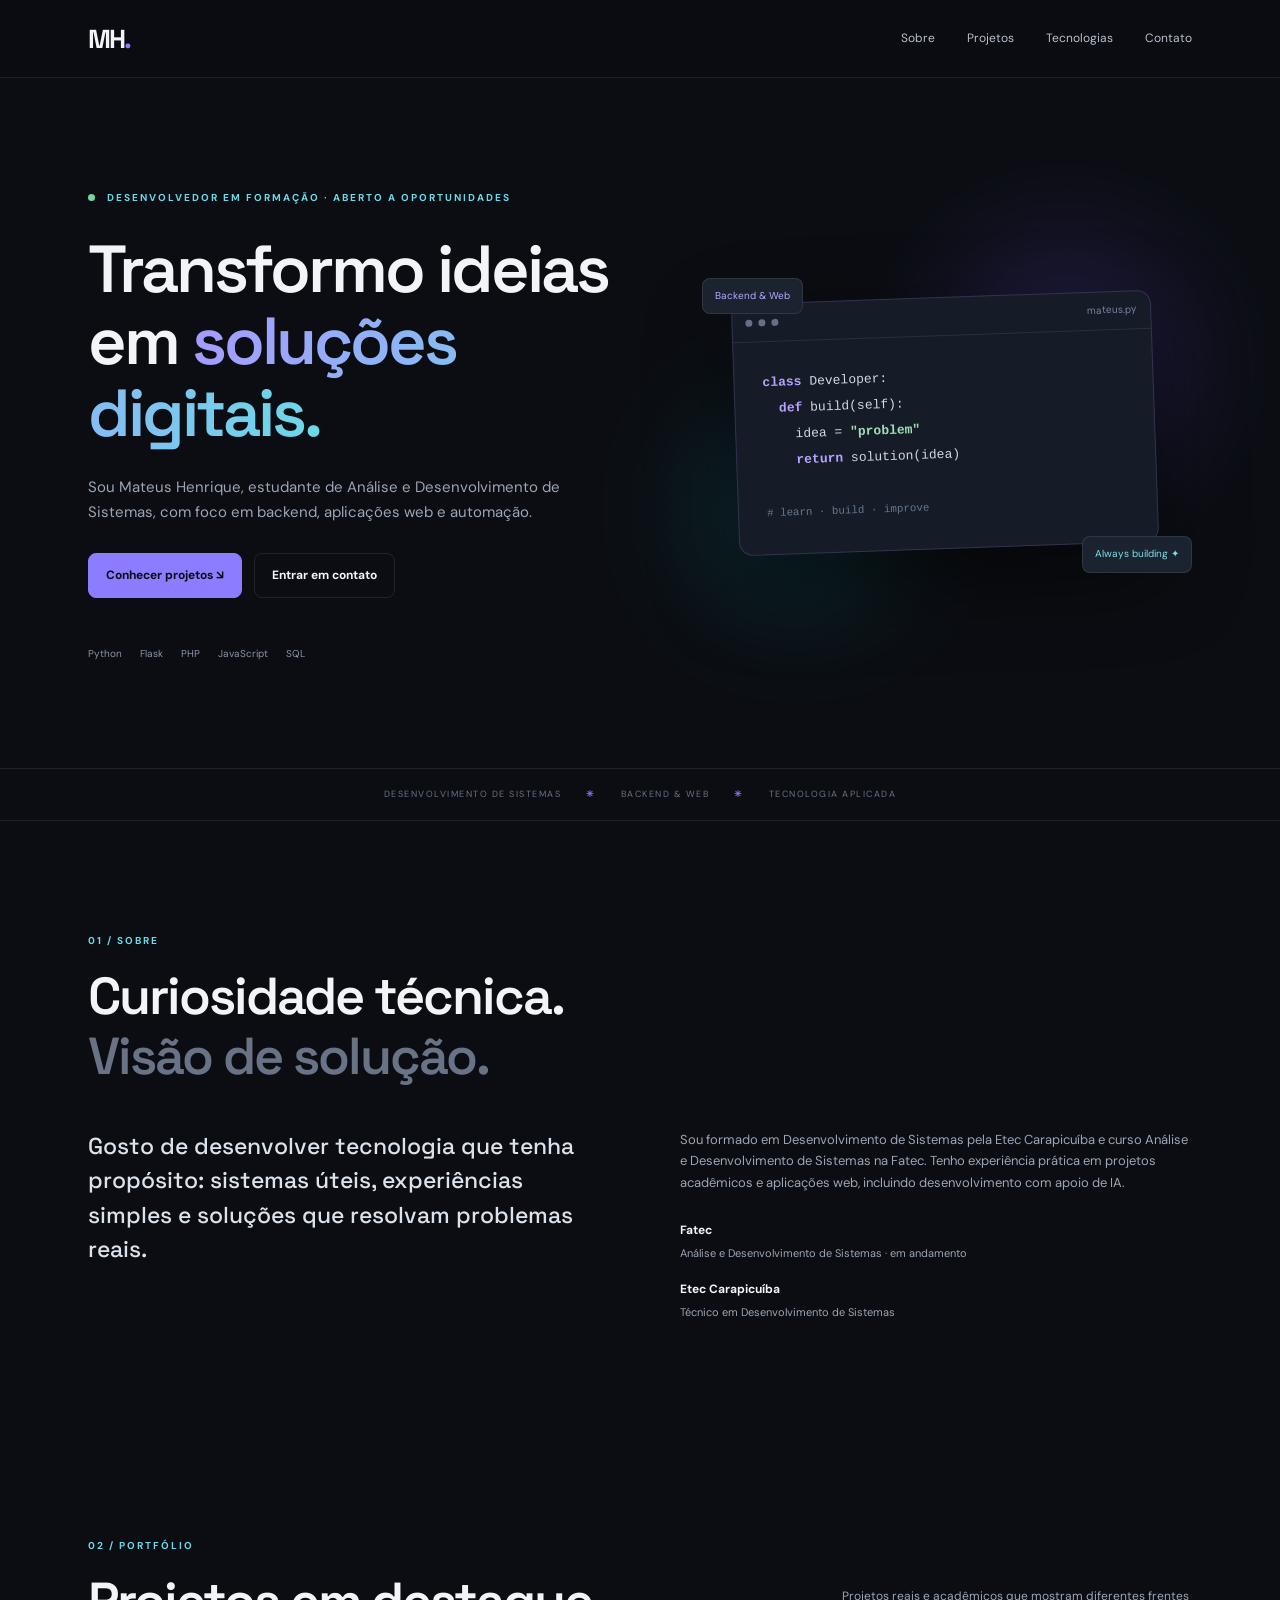
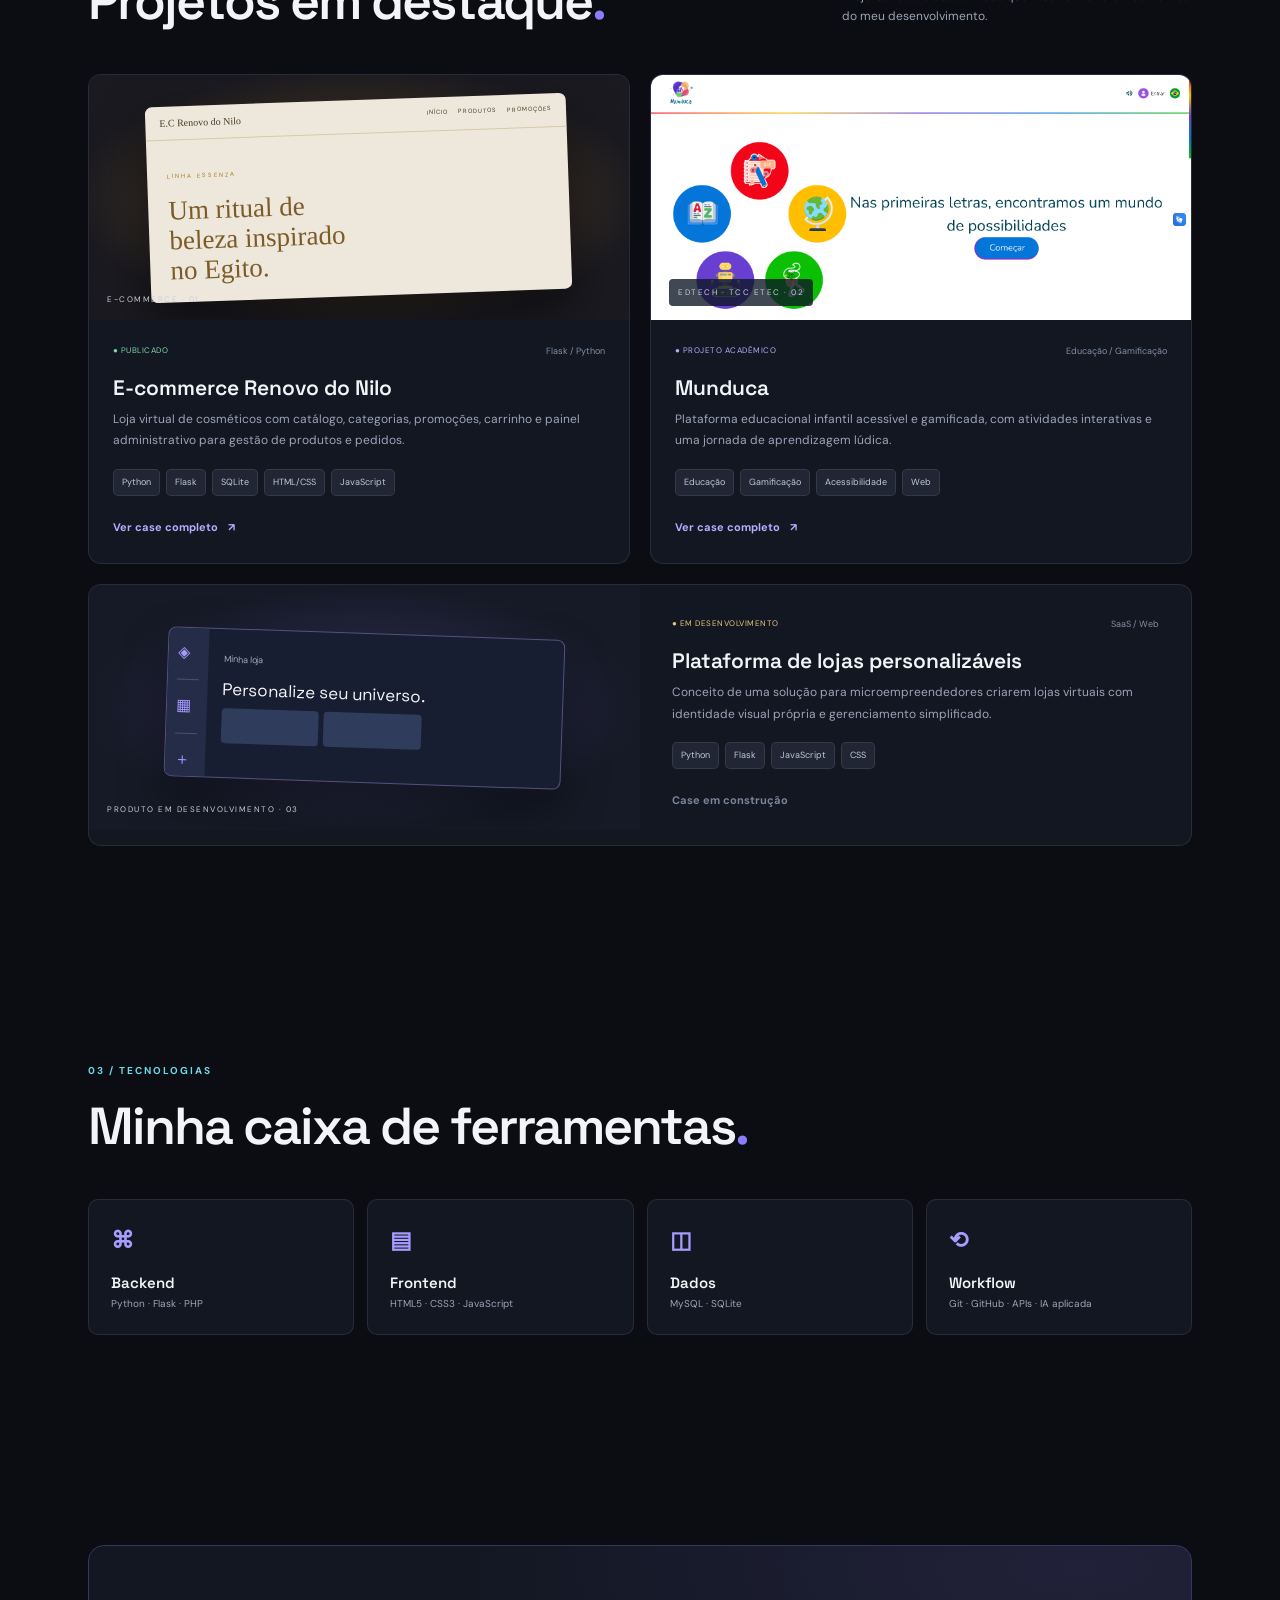
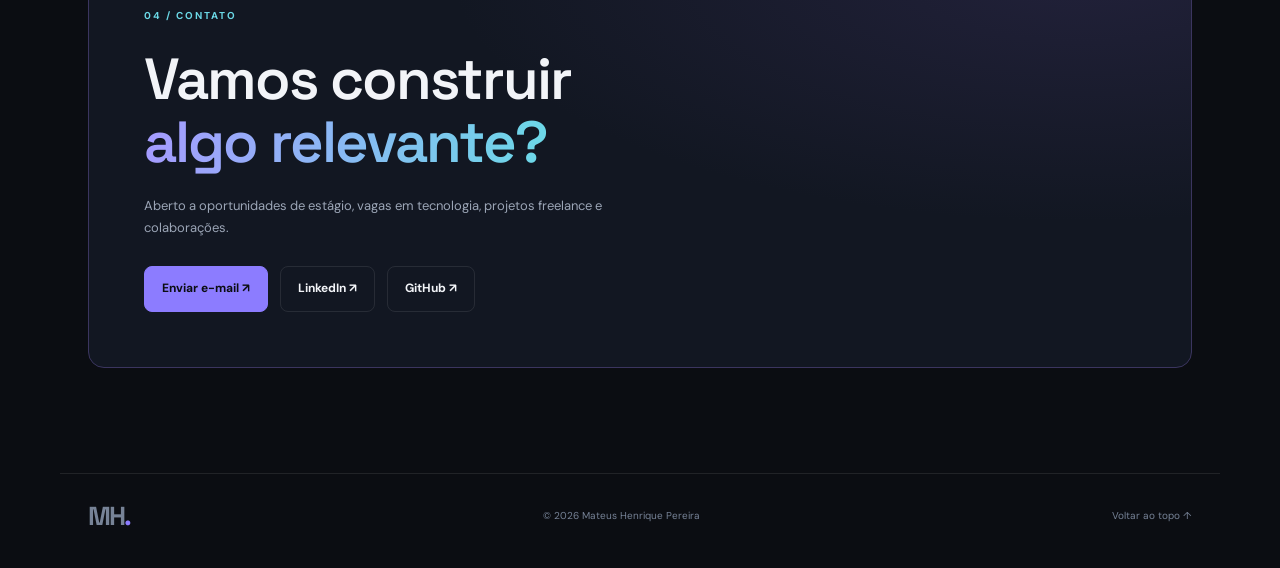
<file: index.html>
<!DOCTYPE html>
<html lang="pt-BR">

<head>
    <meta charset="UTF-8">
    <meta name="viewport" content="width=device-width, initial-scale=1">
    <meta name="description"
        content="Portfólio de Mateus Henrique Pereira — desenvolvimento web, backend e soluções digitais.">
    <meta name="theme-color" content="#0b0d12">
    <title>Mateus Henrique | Portfólio</title>
    <link rel="preconnect" href="https://fonts.googleapis.com">
    <link rel="icon" href="assets/favicon/image.png" sizes="32x32">
    <link
        href="https://fonts.googleapis.com/css2?family=DM+Sans:wght@400;500;600;700&family=Space+Grotesk:wght@400;500;600;700&display=swap"
        rel="stylesheet">
    <link rel="stylesheet" href="css/style.css">
</head>

<body>
    <header class="header"><a class="logo" href="index.html">MH<span>.</span></a><button class="menu"
            aria-label="Menu">☰</button>
        <nav><a href="#sobre">Sobre</a><a href="#projetos">Projetos</a><a href="#stack">Tecnologias</a><a
                href="#contato">Contato</a></nav>
    </header>
    <main>
        <section class="hero wrap" id="inicio">
            <div class="hero-text"><span class="kicker"><i></i> DESENVOLVEDOR EM FORMAÇÃO · ABERTO A
                    OPORTUNIDADES</span>
                <h1>Transformo ideias em <em>soluções digitais.</em></h1>
                <p>Sou Mateus Henrique, estudante de Análise e Desenvolvimento de Sistemas, com foco em backend,
                    aplicações web e automação.</p>
                <div class="actions"><a class="btn primary" href="#projetos">Conhecer projetos ↘</a><a class="btn"
                        href="#contato">Entrar em contato</a></div>
                <div class="mini-stack">
                    <span>Python</span><span>Flask</span><span>PHP</span><span>JavaScript</span><span>SQL</span></div>
            </div>
            <div class="hero-art">
                <div class="orb orb1"></div>
                <div class="orb orb2"></div>
                <div class="terminal">
                    <div class="term-head"><i></i><i></i><i></i><span>mateus.py</span></div>
                    <code><b>class</b> Developer:<br>&nbsp;&nbsp;<b>def</b> build(self):<br>&nbsp;&nbsp;&nbsp;&nbsp;idea = <strong>"problem"</strong><br>&nbsp;&nbsp;&nbsp;&nbsp;<b>return</b> solution(idea)<br><br><small># learn · build · improve</small></code>
                </div><span class="float-tag tag1">Backend & Web</span><span class="float-tag tag2">Always building
                    ✦</span>
            </div>
        </section>
        <section class="strip"><span>DESENVOLVIMENTO DE SISTEMAS</span><b>✳</b><span>BACKEND &
                WEB</span><b>✳</b><span>TECNOLOGIA APLICADA</span></section>
        <section class="section wrap" id="sobre">
            <div class="section-title"><span class="num">01 / SOBRE</span>
                <h2>Curiosidade técnica.<br><span>Visão de solução.</span></h2>
            </div>
            <div class="about">
                <p class="lead">Gosto de desenvolver tecnologia que tenha propósito: sistemas úteis, experiências
                    simples e soluções que resolvam problemas reais.</p>
                <div>
                    <p>Sou formado em Desenvolvimento de Sistemas pela Etec Carapicuíba e curso Análise e
                        Desenvolvimento de Sistemas na Fatec. Tenho experiência prática em projetos acadêmicos e
                        aplicações web, incluindo desenvolvimento com apoio de IA.</p>
                    <div class="education">
                        <div><b>Fatec</b><small>Análise e Desenvolvimento de Sistemas · em andamento</small></div>
                        <div><b>Etec Carapicuíba</b><small>Técnico em Desenvolvimento de Sistemas</small></div>
                    </div>
                </div>
        </section>
        <section class="section wrap" id="projetos">
            <div class="section-title title-row">
                <div><span class="num">02 / PORTFÓLIO</span>
                    <h2>Projetos em destaque<span class="accent">.</span></h2>
                </div>
                <p>Projetos reais e acadêmicos que mostram diferentes frentes do meu desenvolvimento.</p>
            </div>
            <div class="projects">
                <article class="project">
                    <div class="project-cover nilo-cover">
                        <div class="cover-window">
                            <div class="cover-nav">E.C Renovo do Nilo <small>INÍCIO　 PRODUTOS　 PROMOÇÕES</small></div>
                            <div class="cover-hero"><span>LINHA ESSENZA</span><b>Um ritual de<br>beleza inspirado<br>no
                                    Egito.</b></div>
                        </div><span class="cover-type">E-COMMERCE · 01</span>
                    </div>
                    <div class="project-body">
                        <div class="project-meta"><span class="state live">● PUBLICADO</span><span>Flask / Python</span>
                        </div>
                        <h3>E-commerce Renovo do Nilo</h3>
                        <p>Loja virtual de cosméticos com catálogo, categorias, promoções, carrinho e painel
                            administrativo para gestão de produtos e pedidos.</p>
                        <div class="chips"><i>Python</i><i>Flask</i><i>SQLite</i><i>HTML/CSS</i><i>JavaScript</i></div>
                        <a class="project-link" href="projetos/renovo-do-nilo.html">Ver case completo <span>↗</span></a>
                    </div>
                </article>
                <article class="project">
                    <div class="project-cover munduca-cover"><img src="assets/munduca/munduca-home.png"
                            alt="Tela inicial da plataforma Munduca"><span class="cover-type">EDTECH · TCC ETEC ·
                            02</span></div>
                    <div class="project-body">
                        <div class="project-meta"><span class="state academic">● PROJETO ACADÊMICO</span><span>Educação
                                / Gamificação</span></div>
                        <h3>Munduca</h3>
                        <p>Plataforma educacional infantil acessível e gamificada, com atividades interativas e uma
                            jornada de aprendizagem lúdica.</p>
                        <div class="chips"><i>Educação</i><i>Gamificação</i><i>Acessibilidade</i><i>Web</i></div><a
                            class="project-link" href="projetos/munduca.html">Ver case completo <span>↗</span></a>
                    </div>
                </article>
                <article class="project project-wide">
                    <div class="project-cover platform-cover">
                        <div class="builder">
                            <aside>◈
                                <hr>▦
                                <hr>＋
                                <hr>⚙
                            </aside>
                            <div><span>Minha loja</span><strong>Personalize seu universo.</strong><i></i><i></i></div>
                        </div><span class="cover-type">PRODUTO EM DESENVOLVIMENTO · 03</span>
                    </div>
                    <div class="project-body">
                        <div class="project-meta"><span class="state progress">● EM DESENVOLVIMENTO</span><span>SaaS /
                                Web</span></div>
                        <h3>Plataforma de lojas personalizáveis</h3>
                        <p>Conceito de uma solução para microempreendedores criarem lojas virtuais com identidade visual
                            própria e gerenciamento simplificado.</p>
                        <div class="chips"><i>Python</i><i>Flask</i><i>JavaScript</i><i>CSS</i></div><span
                            class="project-link muted-link">Case em construção</span>
                    </div>
                </article>
            </div>
        </section>
        <section class="section wrap" id="stack">
            <div class="section-title"><span class="num">03 / TECNOLOGIAS</span>
                <h2>Minha caixa de ferramentas<span class="accent">.</span></h2>
            </div>
            <div class="skills">
                <div><b>⌘</b>
                    <h3>Backend</h3>
                    <p>Python · Flask · PHP</p>
                </div>
                <div><b>▤</b>
                    <h3>Frontend</h3>
                    <p>HTML5 · CSS3 · JavaScript</p>
                </div>
                <div><b>◫</b>
                    <h3>Dados</h3>
                    <p>MySQL · SQLite</p>
                </div>
                <div><b>⟲</b>
                    <h3>Workflow</h3>
                    <p>Git · GitHub · APIs · IA aplicada</p>
                </div>
            </div>
        </section>
        <section class="section wrap" id="contato">
            <div class="contact"><span class="num">04 / CONTATO</span>
                <h2>Vamos construir<br><em>algo relevante?</em></h2>
                <p>Aberto a oportunidades de estágio, vagas em tecnologia, projetos freelance e colaborações.</p>
                <div class="actions"><a class="btn primary" href="mailto:mateus.pereirahen@gmail.com">Enviar e-mail ↗</a><a class="btn"
                        href="https://www.linkedin.com/in/mateuspereirahen" target="_blank" rel="noreferrer">LinkedIn
                        ↗</a><a class="btn" href="https://github.com/Poloyo1" target="_blank" rel="noreferrer">GitHub
                        ↗</a></div>
            </div>
        </section>
    </main>
    <footer class="footer wrap"><a class="logo" href="#inicio">MH<span>.</span></a>
        <p>© <span id="year"></span> Mateus Henrique Pereira</p><a href="#inicio">Voltar ao topo ↑</a>
    </footer>
    <script src="js/main.js"></script>
</body>

</html>
</file>
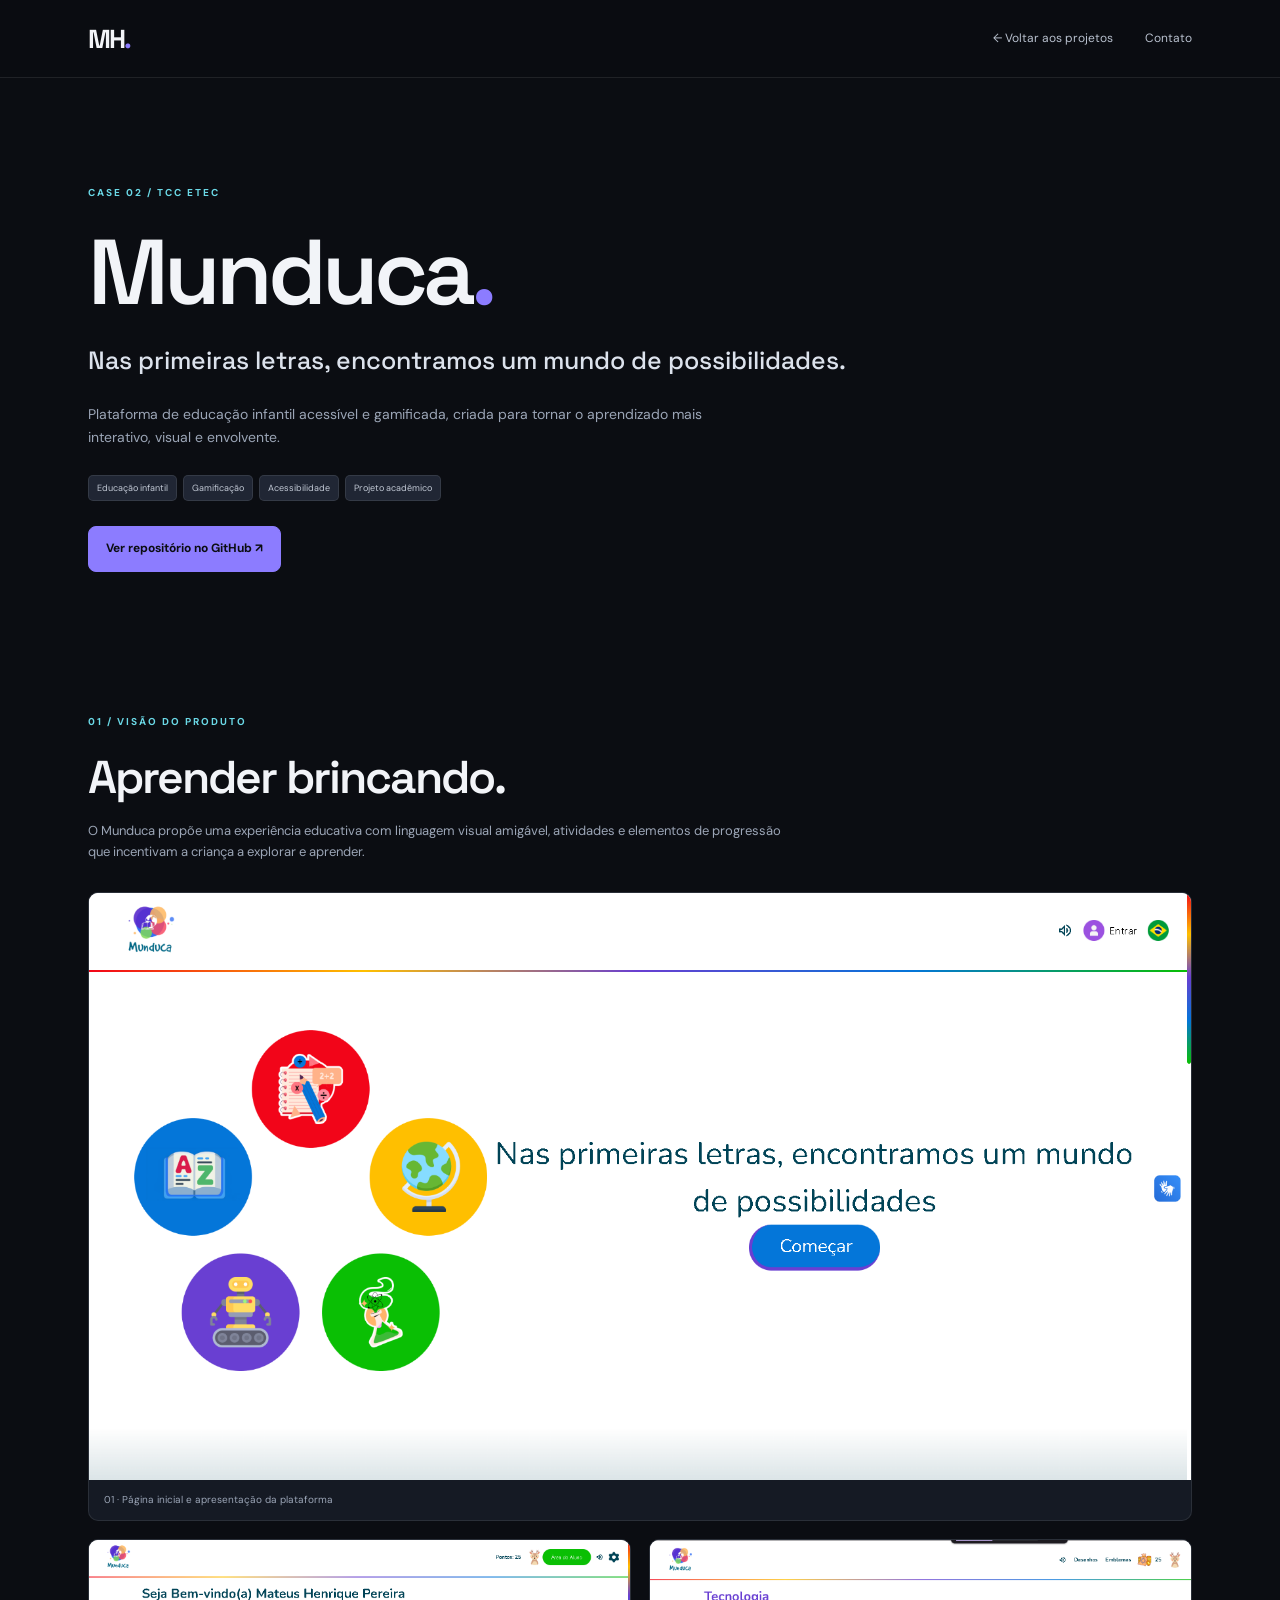
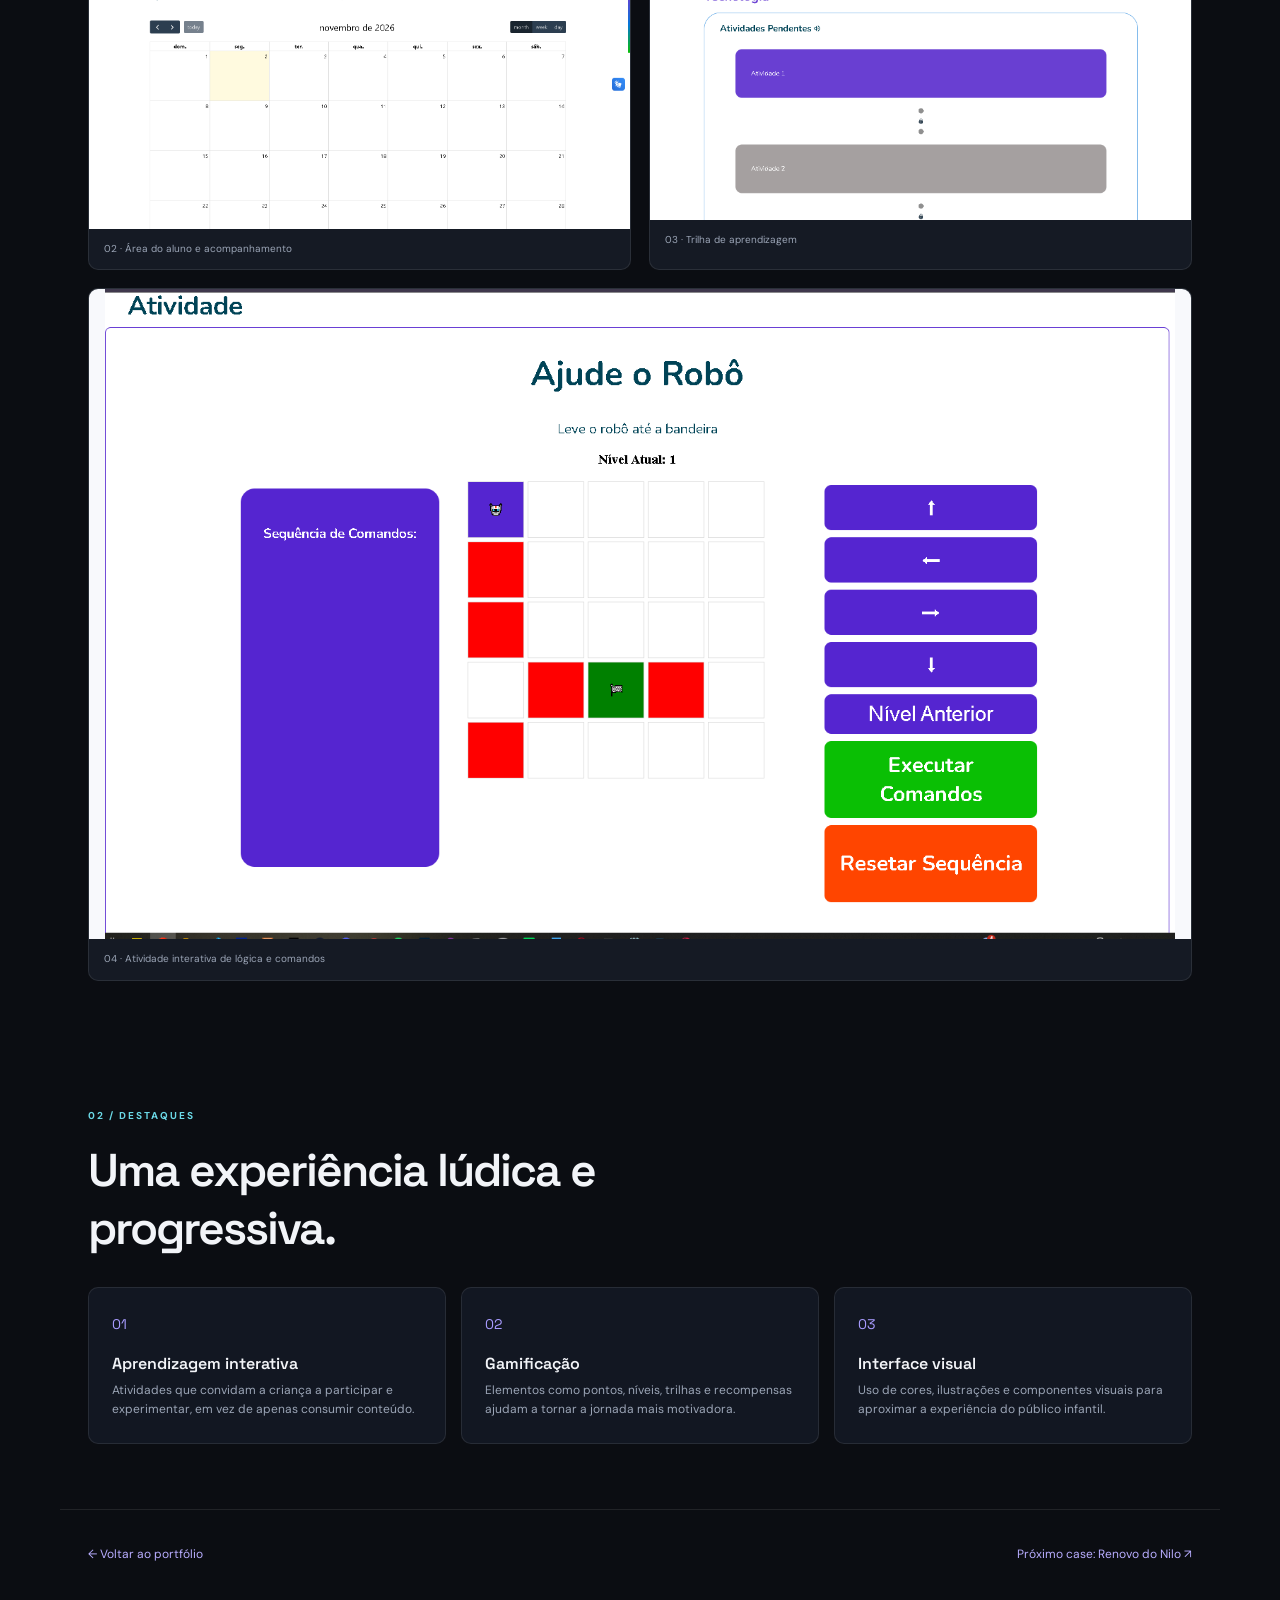
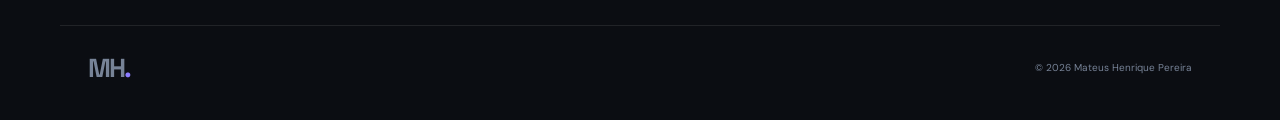
<file: projetos/munduca.html>
<!DOCTYPE html>
<html lang="pt-BR">

<head>
    <meta charset="UTF-8">
    <meta name="viewport" content="width=device-width,initial-scale=1">
    <title>Munduca | Case — Mateus Henrique</title>
    <link
        href="https://fonts.googleapis.com/css2?family=DM+Sans:wght@400;500;600;700&family=Space+Grotesk:wght@400;500;600;700&display=swap"
        rel="stylesheet">
    <link rel="stylesheet" href="../css/style.css">
    <link rel="stylesheet" href="../css/case.css">
</head>

<body>
    <header class="header"><a class="logo" href="../index.html">MH<span>.</span></a>
        <nav class="open"><a href="../index.html#projetos">← Voltar aos projetos</a><a
                href="../index.html#contato">Contato</a></nav>
    </header>
    <main>
        <section class="case-hero wrap"><span class="num">CASE 02 / TCC ETEC</span>
            <h1>Munduca<span class="accent">.</span></h1>
            <p class="case-lead">Nas primeiras letras, encontramos um mundo de possibilidades.</p>
            <p class="case-desc">Plataforma de educação infantil acessível e gamificada, criada para tornar o
                aprendizado mais interativo, visual e envolvente.</p>
            <div class="chips"><i>Educação infantil</i><i>Gamificação</i><i>Acessibilidade</i><i>Projeto acadêmico</i>
            </div><a class="btn primary" href="https://github.com/Poloyo1/MunducaTCC" target="_blank"
                rel="noreferrer">Ver repositório no GitHub ↗</a>
        </section>
        <section class="wrap case-section">
            <div class="case-heading"><span class="num">01 / VISÃO DO PRODUTO</span>
                <h2>Aprender brincando.</h2>
                <p>O Munduca propõe uma experiência educativa com linguagem visual amigável, atividades e elementos de
                    progressão que incentivam a criança a explorar e aprender.</p>
            </div>
            <div class="gallery">
                <figure class="large"><img src="../assets/munduca/munduca-home.png" alt="Tela inicial do Munduca">
                    <figcaption>01 · Página inicial e apresentação da plataforma</figcaption>
                </figure>
                <figure><img src="../assets/munduca/munduca-aluno.png" alt="Área do aluno e calendário">
                    <figcaption>02 · Área do aluno e acompanhamento</figcaption>
                </figure>
                <figure><img src="../assets/munduca/munduca-trilha.png" alt="Trilha de atividades de tecnologia">
                    <figcaption>03 · Trilha de aprendizagem</figcaption>
                </figure>
                <figure class="large"><img src="../assets/munduca/munduca-atividade.png"
                        alt="Atividade interativa Ajude o Robô">
                    <figcaption>04 · Atividade interativa de lógica e comandos</figcaption>
                </figure>
            </div>
        </section>
        <section class="wrap case-section">
            <div class="case-heading"><span class="num">02 / DESTAQUES</span>
                <h2>Uma experiência lúdica e progressiva.</h2>
            </div>
            <div class="feature-grid">
                <div><b>01</b>
                    <h3>Aprendizagem interativa</h3>
                    <p>Atividades que convidam a criança a participar e experimentar, em vez de apenas consumir
                        conteúdo.</p>
                </div>
                <div><b>02</b>
                    <h3>Gamificação</h3>
                    <p>Elementos como pontos, níveis, trilhas e recompensas ajudam a tornar a jornada mais motivadora.
                    </p>
                </div>
                <div><b>03</b>
                    <h3>Interface visual</h3>
                    <p>Uso de cores, ilustrações e componentes visuais para aproximar a experiência do público infantil.
                    </p>
                </div>
            </div>
        </section>
        <section class="wrap case-bottom"><a href="../index.html#projetos">← Voltar ao portfólio</a><a
                href="renovo-do-nilo.html">Próximo case: Renovo do Nilo ↗</a></section>
    </main>
    <footer class="footer wrap"><a class="logo" href="../index.html">MH<span>.</span></a>
        <p>© <span id="year"></span> Mateus Henrique Pereira</p>
    </footer>
    <script src="../js/main.js"></script>
</body>

</html>
</file>
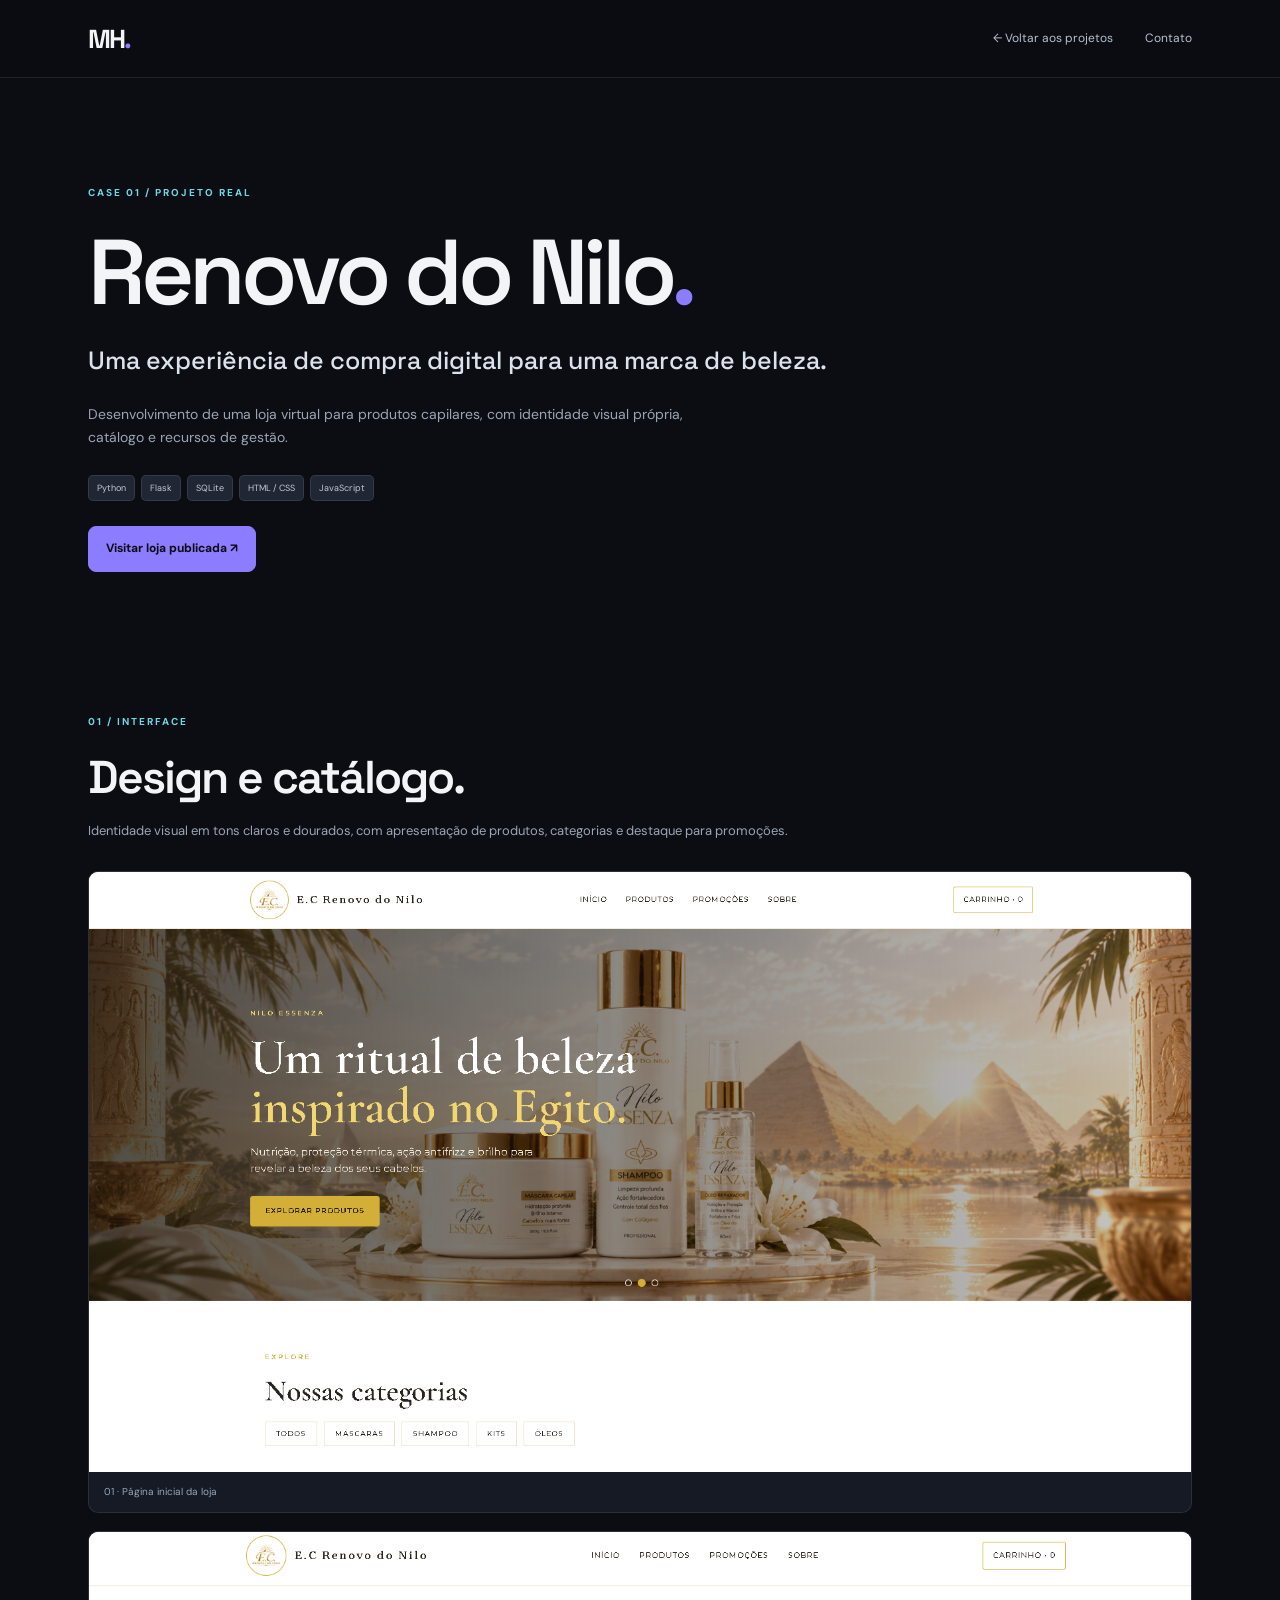
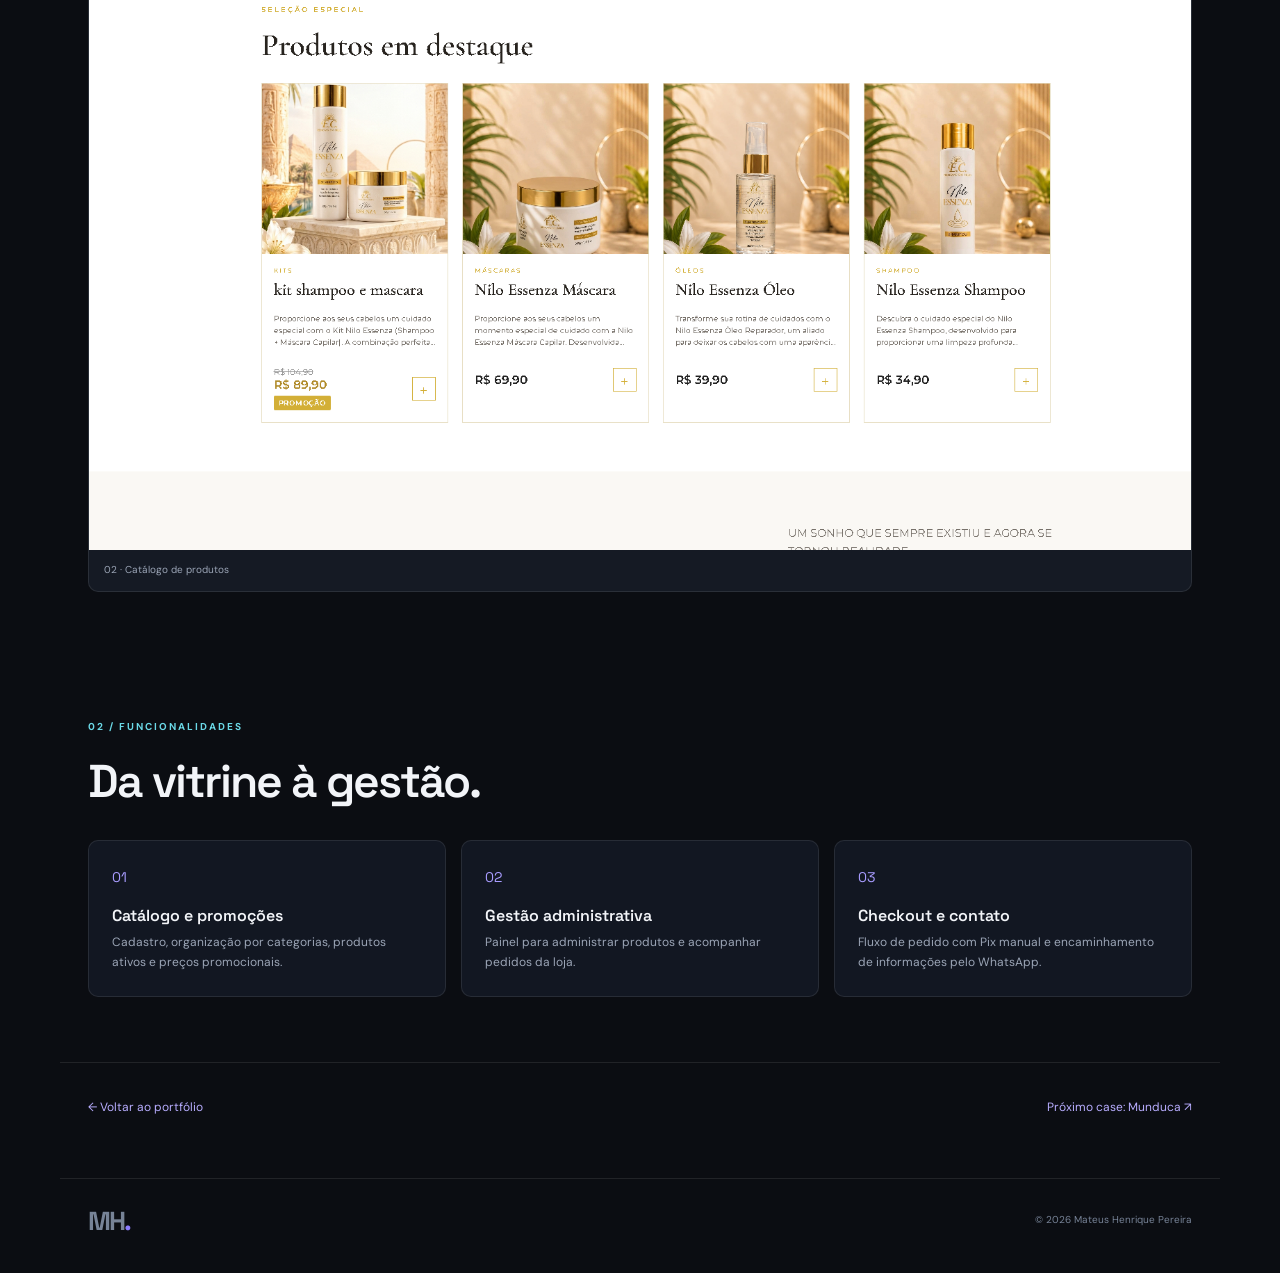
<file: projetos/renovo-do-nilo.html>
<!DOCTYPE html>
<html lang="pt-BR">

<head>
    <meta charset="UTF-8">
    <meta name="viewport" content="width=device-width,initial-scale=1">
    <title>Renovo do Nilo | Case — Mateus Henrique</title>
    <link
        href="https://fonts.googleapis.com/css2?family=DM+Sans:wght@400;500;600;700&family=Space+Grotesk:wght@400;500;600;700&display=swap"
        rel="stylesheet">
    <link rel="stylesheet" href="../css/style.css">
    <link rel="stylesheet" href="../css/case.css">
</head>

<body>
    <header class="header"><a class="logo" href="../index.html">MH<span>.</span></a>
        <nav class="open"><a href="../index.html#projetos">← Voltar aos projetos</a><a
                href="../index.html#contato">Contato</a></nav>
    </header>
    <main>
        <section class="case-hero wrap"><span class="num">CASE 01 / PROJETO REAL</span>
            <h1>Renovo do Nilo<span class="accent">.</span></h1>
            <p class="case-lead">Uma experiência de compra digital para uma marca de beleza.</p>
            <p class="case-desc">Desenvolvimento de uma loja virtual para produtos capilares, com identidade visual
                própria, catálogo e recursos de gestão.</p>
            <div class="chips"><i>Python</i><i>Flask</i><i>SQLite</i><i>HTML / CSS</i><i>JavaScript</i></div><a
                class="btn primary" href="https://www.renovodonilo.com.br" target="_blank" rel="noreferrer">Visitar loja
                publicada ↗</a>
        </section>
        <section class="wrap case-section">
            <div class="case-heading"><span class="num">01 / INTERFACE</span>
                <h2>Design e catálogo.</h2>
                <p>Identidade visual em tons claros e dourados, com apresentação de produtos, categorias e destaque para
                    promoções.</p>
            </div>
            <div class="gallery">
                 <figure class="large"><img src="../assets/nilo/nilo-home.png" alt="Tela inicial do Munduca">
                    
                    <figcaption>01 · Página inicial da loja</figcaption>
                </figure>
                <figure class="large"><img src="../assets/nilo/nilo-produtos.png" alt="Tela inicial do Munduca">
                    
                    <figcaption>02 · Catálogo de produtos</figcaption>
                </figure>
            </div>
        </section>
        <section class="wrap case-section">
            <div class="case-heading"><span class="num">02 / FUNCIONALIDADES</span>
                <h2>Da vitrine à gestão.</h2>
            </div>
            <div class="feature-grid">
                <div><b>01</b>
                    <h3>Catálogo e promoções</h3>
                    <p>Cadastro, organização por categorias, produtos ativos e preços promocionais.</p>
                </div>
                <div><b>02</b>
                    <h3>Gestão administrativa</h3>
                    <p>Painel para administrar produtos e acompanhar pedidos da loja.</p>
                </div>
                <div><b>03</b>
                    <h3>Checkout e contato</h3>
                    <p>Fluxo de pedido com Pix manual e encaminhamento de informações pelo WhatsApp.</p>
                </div>
            </div>
        </section>
        <section class="wrap case-bottom"><a href="../index.html#projetos">← Voltar ao portfólio</a><a
                href="munduca.html">Próximo case: Munduca ↗</a></section>
    </main>
    <footer class="footer wrap"><a class="logo" href="../index.html">MH<span>.</span></a>
        <p>© <span id="year"></span> Mateus Henrique Pereira</p>
    </footer>
    <script src="../js/main.js"></script>
</body>

</html>
</file>
<file: css/style.css>
*{box-sizing:border-box}html{scroll-behavior:smooth;scroll-padding-top:90px}body{margin:0;background:#0b0d12;color:#f2f4f8;font-family:'DM Sans',sans-serif;line-height:1.65}a{color:inherit;text-decoration:none}:root{--muted:#9ba5b6;--line:rgba(255,255,255,.09);--panel:#121722;--purple:#8c7cff;--cyan:#6bd9e7}.wrap{max-width:1160px;margin:auto;padding-left:28px;padding-right:28px}.header{height:78px;border-bottom:1px solid var(--line);display:flex;align-items:center;justify-content:space-between;padding:0 max(28px,calc((100vw - 1104px)/2));position:sticky;top:0;background:#0b0d12eF;backdrop-filter:blur(16px);z-index:20}.logo{font:700 26px 'Space Grotesk';letter-spacing:-2px}.logo span,.accent{color:var(--purple)}nav{display:flex;gap:32px;color:#b8c0ce;font-size:12px}nav a:hover{color:#fff}.menu{display:none;background:none;border:0;color:white;font-size:22px}.hero{display:grid;grid-template-columns:1fr .9fr;align-items:center;gap:60px;padding-top:105px;padding-bottom:105px;min-height:650px}.kicker,.num{font-size:10px;letter-spacing:2px;color:var(--cyan);font-weight:700}.kicker i{display:inline-block;width:7px;height:7px;background:#75d6a0;border-radius:50%;margin-right:8px}.hero h1{font:600 clamp(43px,5.2vw,68px)/1.08 'Space Grotesk';letter-spacing:-3px;margin:25px 0}.hero h1 em,.contact h2 em{font-style:normal;background:linear-gradient(100deg,#a69aff,#6bd9e7);color:transparent;background-clip:text}.hero-text>p{color:var(--muted);max-width:520px;font-size:15px}.actions{display:flex;gap:12px;flex-wrap:wrap;margin-top:28px}.btn{display:inline-flex;padding:12px 17px;border:1px solid var(--line);border-radius:8px;font-size:12px;font-weight:700;transition:.2s}.btn:hover{transform:translateY(-2px)}.btn.primary{background:var(--purple);color:#0b0d12;border-color:var(--purple)}.mini-stack{display:flex;gap:18px;margin-top:48px;color:#8b95a7;font-size:10px}.hero-art{position:relative;min-height:360px;display:grid;place-items:center}.orb{position:absolute;border-radius:50%;filter:blur(65px);opacity:.25}.orb1{width:220px;height:220px;background:#765bff;top:10px;right:15px}.orb2{width:180px;height:180px;background:#19b7c6;bottom:5px;left:10px}.terminal{width:min(100%,420px);background:#151b27;border:1px solid #34334e;border-radius:14px;box-shadow:0 30px 80px #0008;position:relative;z-index:2;transform:rotate(-2deg)}.term-head{height:38px;border-bottom:1px solid var(--line);display:flex;align-items:center;gap:6px;padding:0 13px}.term-head i{width:7px;height:7px;background:#667084;border-radius:50%}.term-head span{margin-left:auto;color:#78859b;font-size:10px}.terminal code{display:block;padding:28px;font:13px/2 Consolas,monospace;color:#d1d8e5}.terminal code b{color:#b4a4ff}.terminal code strong{color:#9fdfb2}.terminal code small{color:#68778c}.float-tag{position:absolute;background:#1c2330;border:1px solid var(--line);border-radius:8px;padding:9px 12px;font-size:10px;z-index:3}.tag1{top:35px;left:5px;color:#b5aaff}.tag2{bottom:30px;right:0;color:#7ce0e8}.strip{display:flex;align-items:center;justify-content:center;gap:25px;padding:18px;color:#687386;font-size:9px;letter-spacing:1.5px;border-block:1px solid var(--line)}.strip b{color:#8073e8}.section{padding-top:105px;padding-bottom:105px}.section-title{margin-bottom:42px}.section-title h2{font:600 clamp(36px,4.5vw,52px)/1.15 'Space Grotesk';letter-spacing:-2px;margin:15px 0 0}.section-title h2 span:not(.accent){color:#697386}.about{display:grid;grid-template-columns:1fr 1fr;gap:80px}.lead{font:500 23px/1.5 'Space Grotesk';margin:0;color:#dce2ec}.about>div>p{font-size:13px;color:var(--muted);margin-top:0}.education{display:grid;gap:18px;margin-top:28px}.education b,.education small{display:block}.education b{font-size:12px}.education small{font-size:11px;color:var(--muted);margin-top:3px}.title-row{display:flex;justify-content:space-between;align-items:end;gap:35px}.title-row>p{max-width:350px;color:var(--muted);font-size:12px;margin:0 0 5px}.projects{display:grid;grid-template-columns:1fr 1fr;gap:20px}.project{background:var(--panel);border:1px solid var(--line);border-radius:13px;overflow:hidden;transition:.25s}.project:hover{transform:translateY(-4px);border-color:#5d568e}.project-wide{grid-column:span 2;display:grid;grid-template-columns:1fr 1fr}.project-cover{height:245px;position:relative;display:grid;place-items:center;overflow:hidden}.nilo-cover{background:radial-gradient(ellipse at center,#66502c,#1b1a20 75%)}.cover-window{width:78%;height:80%;background:#eee8dc;border-radius:7px;overflow:hidden;box-shadow:0 20px 50px #0008;transform:rotate(-2deg);color:#4a3925}.cover-nav{padding:11px 14px;border-bottom:1px solid #d7c9a9;font:10px Georgia;display:flex;justify-content:space-between}.cover-nav small{font:6px 'DM Sans';letter-spacing:1px}.cover-hero{padding:20px}.cover-hero span{font-size:6px;letter-spacing:2px;color:#a47d24}.cover-hero b{display:block;font:27px/1.1 Georgia;margin-top:10px;color:#7c5b26}.cover-type{position:absolute;bottom:14px;left:18px;font-size:8px;letter-spacing:1.5px;color:#c8ceda}.munduca-cover{background:#f8f9fc;padding:0}.munduca-cover img{width:100%;height:100%;object-fit:cover;object-position:center}.munduca-cover .cover-type{background:#0d1726c9;padding:7px 9px;border-radius:4px}.platform-cover{background:radial-gradient(ellipse,#3a315d,#151a26 70%)}.builder{width:72%;height:150px;border:1px solid #55517d;background:#171e31;border-radius:8px;display:flex;overflow:hidden;transform:rotate(2deg);box-shadow:0 20px 45px #0006}.builder aside{width:40px;background:#252c48;color:#a89cff;padding:12px 9px}.builder aside hr{border:0;border-top:1px solid #48516e;margin:13px 0}.builder>div{padding:15px;flex:1}.builder span{font-size:9px;color:#9ca8bf}.builder strong{display:block;font:17px 'Space Grotesk';margin:8px 0}.builder i{display:inline-block;width:30%;height:35px;background:#303c5b;margin-right:5px;border-radius:4px}.project-body{padding:24px}.project-wide .project-body{align-self:center;padding:32px}.project-meta{display:flex;justify-content:space-between;gap:8px;font-size:9px;color:#8390a4}.state{font-size:8px;letter-spacing:.5px}.live{color:#7dd8a5}.academic{color:#b8aaff}.progress{color:#e6c77d}.project h3{font:600 21px 'Space Grotesk';margin:15px 0 8px}.project-body p{font-size:12px;color:var(--muted);line-height:1.8;margin:0}.chips{display:flex;gap:6px;flex-wrap:wrap;margin:17px 0}.chips i{font-style:normal;font-size:9px;color:#c2c9d5;background:#202634;border:1px solid var(--line);padding:5px 8px;border-radius:5px}.project-link{font-size:11px;color:#b7adff;font-weight:700;display:inline-block;margin-top:5px}.project-link span{margin-left:7px}.muted-link{color:#7b8598}.skills{display:grid;grid-template-columns:repeat(4,1fr);gap:13px}.skills>div{padding:22px;background:var(--panel);border:1px solid var(--line);border-radius:10px}.skills b{font-size:23px;color:#a89cff}.skills h3{font:600 15px 'Space Grotesk';margin:13px 0 4px}.skills p{font-size:10px;color:var(--muted);margin:0}.contact{border:1px solid #3b355f;border-radius:16px;padding:55px;background:radial-gradient(ellipse at 90% 5%,#39305e66,transparent 45%),#121722}.contact h2{font:600 clamp(40px,5vw,58px)/1.1 'Space Grotesk';letter-spacing:-2px;margin:20px 0}.contact>p{font-size:13px;color:var(--muted);max-width:480px}.footer{border-top:1px solid var(--line);padding-top:25px;padding-bottom:35px;display:flex;justify-content:space-between;align-items:center;color:#778397;font-size:10px}.footer p{margin:0}
@media(max-width:800px){.hero{grid-template-columns:1fr;gap:30px;padding-top:75px}.hero-art{min-height:300px;max-width:500px;width:100%;margin:auto}.about{gap:35px}.title-row{display:block}.title-row>p{margin-top:18px}.skills{grid-template-columns:1fr 1fr}.project-wide{grid-template-columns:1fr}.project-wide .project-cover{height:220px}}
@media(max-width:580px){.header{height:68px;padding:0 20px}.menu{display:block}nav{display:none;position:absolute;top:67px;left:0;right:0;background:#11151e;padding:20px;flex-direction:column;gap:16px}nav.open{display:flex}.wrap{padding-left:20px;padding-right:20px}.hero{padding-top:65px;padding-bottom:70px}.hero h1{font-size:44px;letter-spacing:-2px}.hero-text>p{font-size:13px}.mini-stack{gap:12px;flex-wrap:wrap;margin-top:35px}.hero-art{min-height:260px}.terminal code{padding:22px;font-size:11px}.section{padding-top:75px;padding-bottom:75px}.section-title h2{font-size:37px}.about{grid-template-columns:1fr;gap:25px}.lead{font-size:19px}.projects{grid-template-columns:1fr}.project-wide{grid-column:auto}.project-cover{height:215px}.project-body,.project-wide .project-body{padding:22px}.project h3{font-size:19px}.skills{gap:9px}.skills>div{padding:16px}.skills h3{font-size:13px}.skills p{font-size:9px}.contact{padding:30px 22px}.contact h2{font-size:40px}.contact .actions{flex-direction:column;align-items:stretch}.footer{flex-wrap:wrap;gap:12px}.footer p{width:100%;order:3}}
</file>
<file: css/case.css>
.case-hero{padding-top:100px;padding-bottom:80px}.case-hero h1{font:600 clamp(55px,8vw,92px)/1 'Space Grotesk';letter-spacing:-5px;margin:22px 0}.case-lead{font:500 25px/1.4 'Space Grotesk';max-width:780px;color:#dce2ec}.case-desc{color:var(--muted);max-width:650px;font-size:14px}.case-hero .chips{margin:25px 0}.case-section{padding-top:55px;padding-bottom:65px}.case-heading{max-width:700px;margin-bottom:30px}.case-heading h2{font:600 clamp(32px,4vw,46px) 'Space Grotesk';letter-spacing:-2px;margin:14px 0}.case-heading p{color:var(--muted);font-size:13px}.gallery{display:grid;grid-template-columns:1fr 1fr;gap:18px}.gallery figure{margin:0;background:#151a24;border:1px solid var(--line);border-radius:10px;overflow:hidden}.gallery figure.large{grid-column:span 2}.gallery img{display:block;width:100%;height:auto;max-height:650px;object-fit:contain;background:#f8f9fc}.gallery figcaption{padding:12px 15px;color:#9ba5b6;font-size:10px}.nilo-placeholder{min-height:230px;display:grid;place-items:center;background:radial-gradient(ellipse,#6a542e,#191a20);font:22px Georgia;color:#e8d6a3}.feature-grid{display:grid;grid-template-columns:repeat(3,1fr);gap:15px}.feature-grid>div{padding:23px;background:#121722;border:1px solid var(--line);border-radius:10px}.feature-grid b{font:14px 'Space Grotesk';color:#a89cff}.feature-grid h3{font:600 16px 'Space Grotesk';margin:15px 0 7px}.feature-grid p{font-size:12px;color:var(--muted);margin:0}.case-bottom{display:flex;justify-content:space-between;padding-top:35px;padding-bottom:60px;border-top:1px solid var(--line);font-size:12px;color:#b8adff}@media(max-width:650px){.case-hero{padding-top:70px}.case-hero h1{font-size:54px}.case-lead{font-size:20px}.gallery{grid-template-columns:1fr}.gallery figure.large{grid-column:auto}.feature-grid{grid-template-columns:1fr}.case-bottom{gap:20px;flex-direction:column}}
</file>
